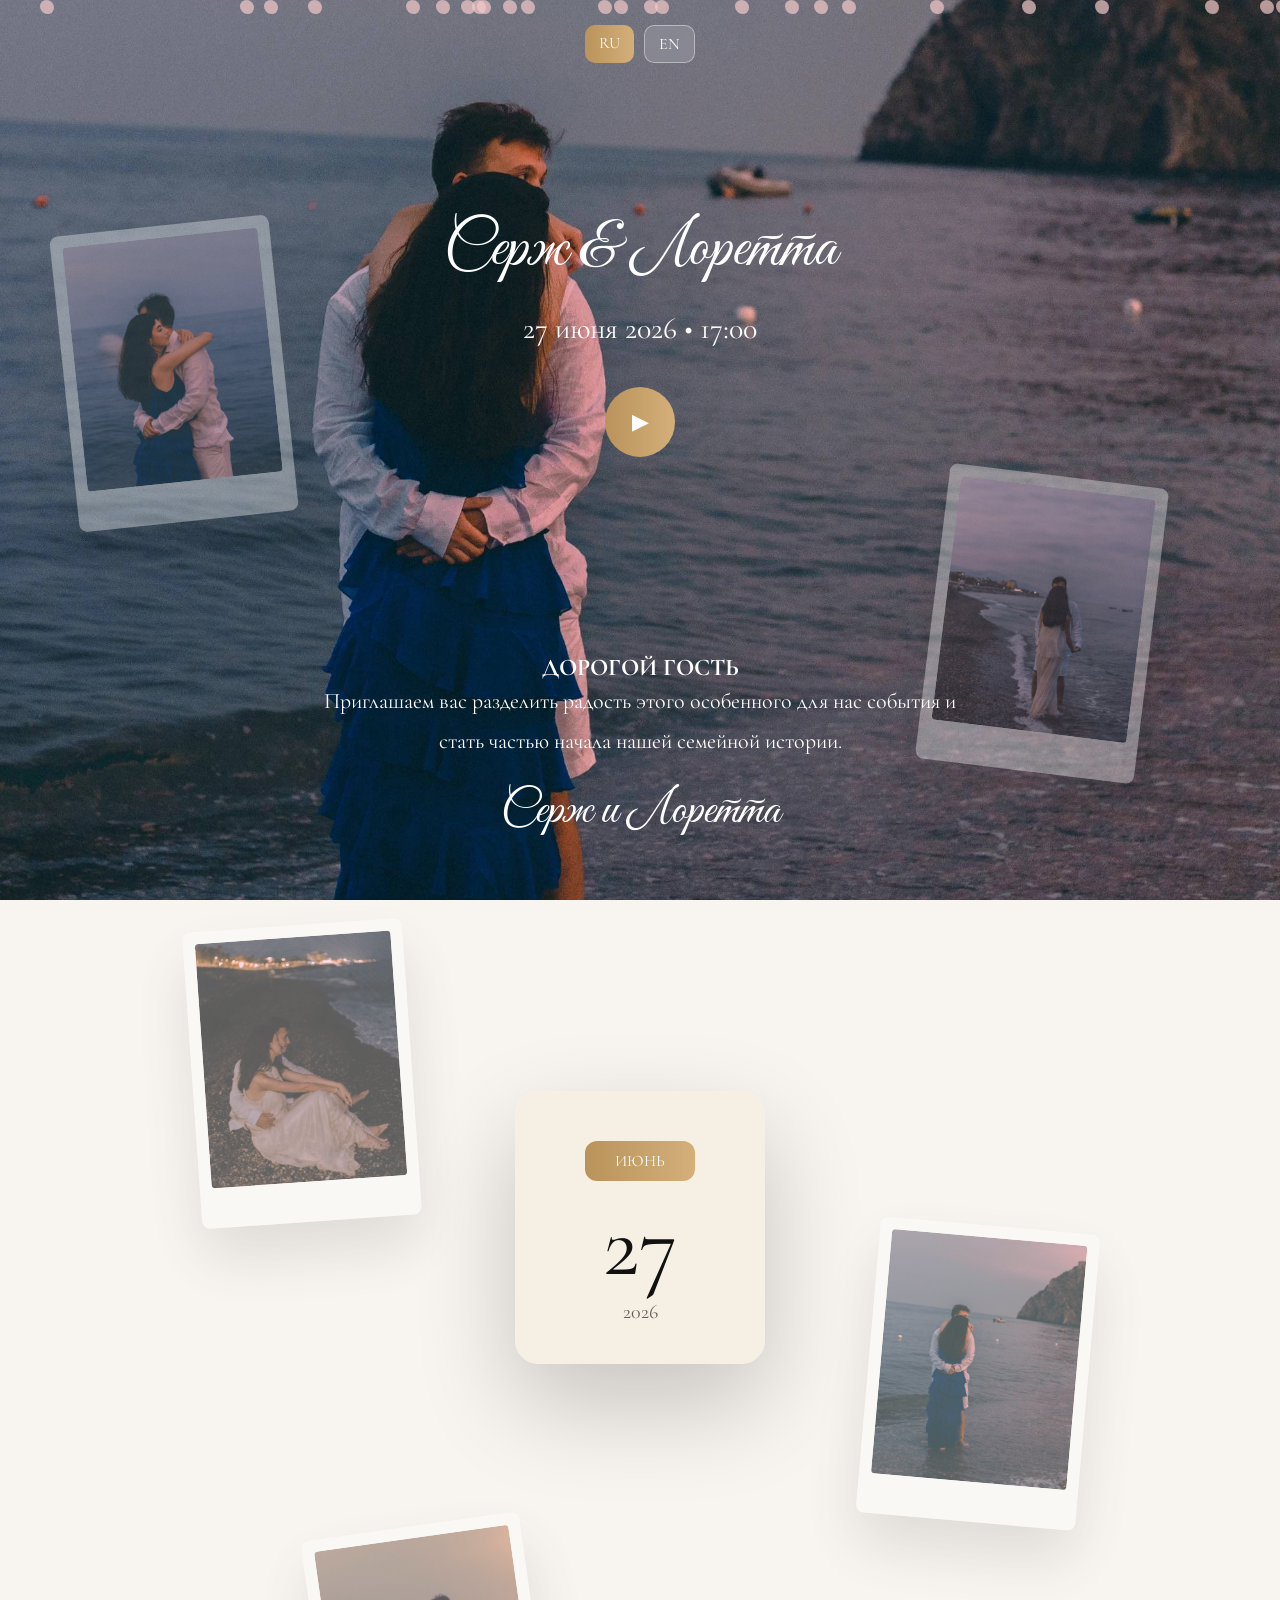
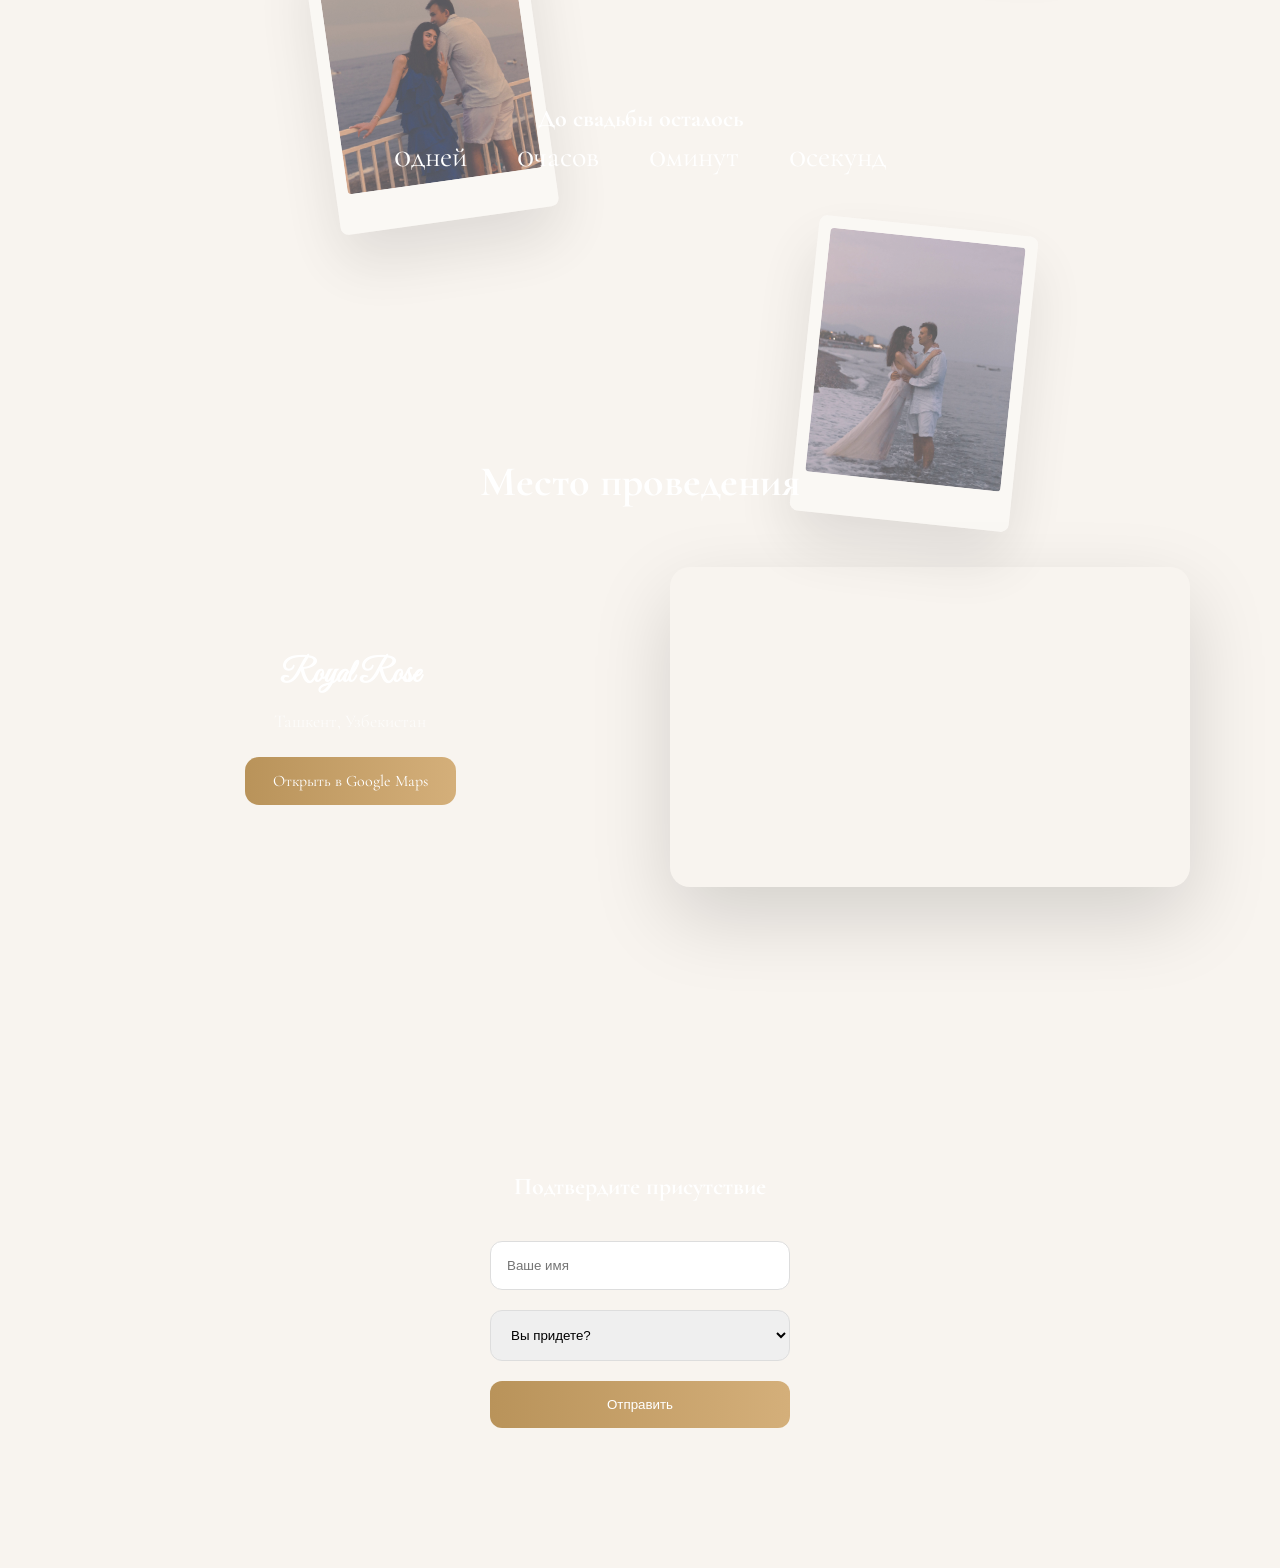
<file: index.html>
<!doctype html>
<html lang="ru">
  <head>
    <meta charset="UTF-8" />
    <meta name="viewport" content="width=device-width, initial-scale=1.0" />
    <title>Свадьба Сержа и Лоретты</title>

    <link rel="icon" href="img/ring.png" />

    <link
      href="https://fonts.googleapis.com/css2?family=Cormorant+Garamond:wght@300;400;600;700&family=Great+Vibes&display=swap"
      rel="stylesheet"
    />
    <link rel="stylesheet" href="style.css" />
  </head>

  <body>
    <!-- LANGUAGE -->
    <div class="lang-switch">
      <a href="index.html" class="active">RU</a>
      <a href="index-en.html">EN</a>
    </div>

    <div class="heroBg"></div>
    <div class="petals"></div>

    <section class="hero">
      <h1 class="fade-up">Серж & Лоретта</h1>
      <p class="date fade-up delay-1">27 июня 2026 • 17:00</p>

      <div class="music-center fade-up delay-2">
        <audio id="bgMusic">
          <source src="assets/audio/track_1.m4a" type="audio/mp4" />
        </audio>
        <button id="playPause" class="music-btn" type="button">▶</button>
      </div>
    </section>

    <section class="invitation">
      <h2 class="fade-up">ДОРОГОЙ ГОСТЬ</h2>
      <p class="fade-up delay-1">
        Приглашаем вас разделить радость этого особенного для нас события и
        стать частью начала нашей семейной истории.
      </p>
      <div class="sign fade-up delay-2">Серж и Лоретта</div>
    </section>

    <!-- Фото -->
    <div class="photo-layer">
      <div class="polaroid p1"><img src="img/photo_1.jpg" alt="Фото 1" /></div>
      <div class="polaroid p2"><img src="img/photo_2.jpg" alt="Фото 2" /></div>
      <div class="polaroid p3"><img src="img/photo_3.jpg" alt="Фото 3" /></div>
      <div class="polaroid p4"><img src="img/photo_4.jpg" alt="Фото 4" /></div>
      <div class="polaroid p5"><img src="img/photo_5.jpg" alt="Фото 5" /></div>
      <div class="polaroid p6"><img src="img/photo_6.jpg" alt="Фото 6" /></div>
    </div>

    <section class="calendar-section">
      <div class="calendar fade-scale">
        <div class="calendar-top">ИЮНЬ</div>
        <div class="calendar-day">27</div>
        <div class="calendar-year">2026</div>
      </div>
    </section>

    <section class="countdown">
      <h2 class="fade-up">До свадьбы осталось</h2>
      <div class="timer fade-up delay-1">
        <div><span id="days">0</span><small>дней</small></div>
        <div><span id="hours">0</span><small>часов</small></div>
        <div><span id="minutes">0</span><small>минут</small></div>
        <div><span id="seconds">0</span><small>секунд</small></div>
      </div>
    </section>

    <section class="location">
      <h2 class="fade-up">Место проведения</h2>

      <div class="location-box fade-up delay-1">
        <div class="location-info">
          <h3>Royal Rose</h3>
          <p>Ташкент, Узбекистан</p>
          <a
            href="https://www.google.com/maps/search/Royal+Rose+Tashkent"
            target="_blank"
            class="map-btn"
          >
            Открыть в Google Maps
          </a>
        </div>

        <div class="map">
          <iframe
            src="https://www.google.com/maps?q=Royal+Rose+Tashkent&output=embed"
            loading="lazy"
            allowfullscreen
          ></iframe>
        </div>
      </div>
    </section>

    <section class="rsvp">
      <h2>Подтвердите присутствие</h2>

      <form action="https://formsubmit.co/lorap989@gmail.com" method="POST">
        <input type="hidden" name="_captcha" value="false" />
        <input
          type="hidden"
          name="_subject"
          value="Ответ на приглашение 💍"
        />
        <input
          type="hidden"
          name="_next"
          value="https://loren25-p.github.io/Lora-Serjik/"
        />

        <input type="hidden" name="_cc" value="mikhailpetrosyan@gmail.com" />

        <input type="text" name="Имя" placeholder="Ваше имя" required />

        <select name="Ответ" required>
          <option value="" disabled selected>Вы придете?</option>
          <option value="Да, с радостью!">Да, с радостью!</option>
          <option value="К сожалению, нет">К сожалению, нет</option>
        </select>

        <button type="submit">Отправить</button>
      </form>
    </section>

    <script src="script.js"></script>
  </body>
</html>
</file>
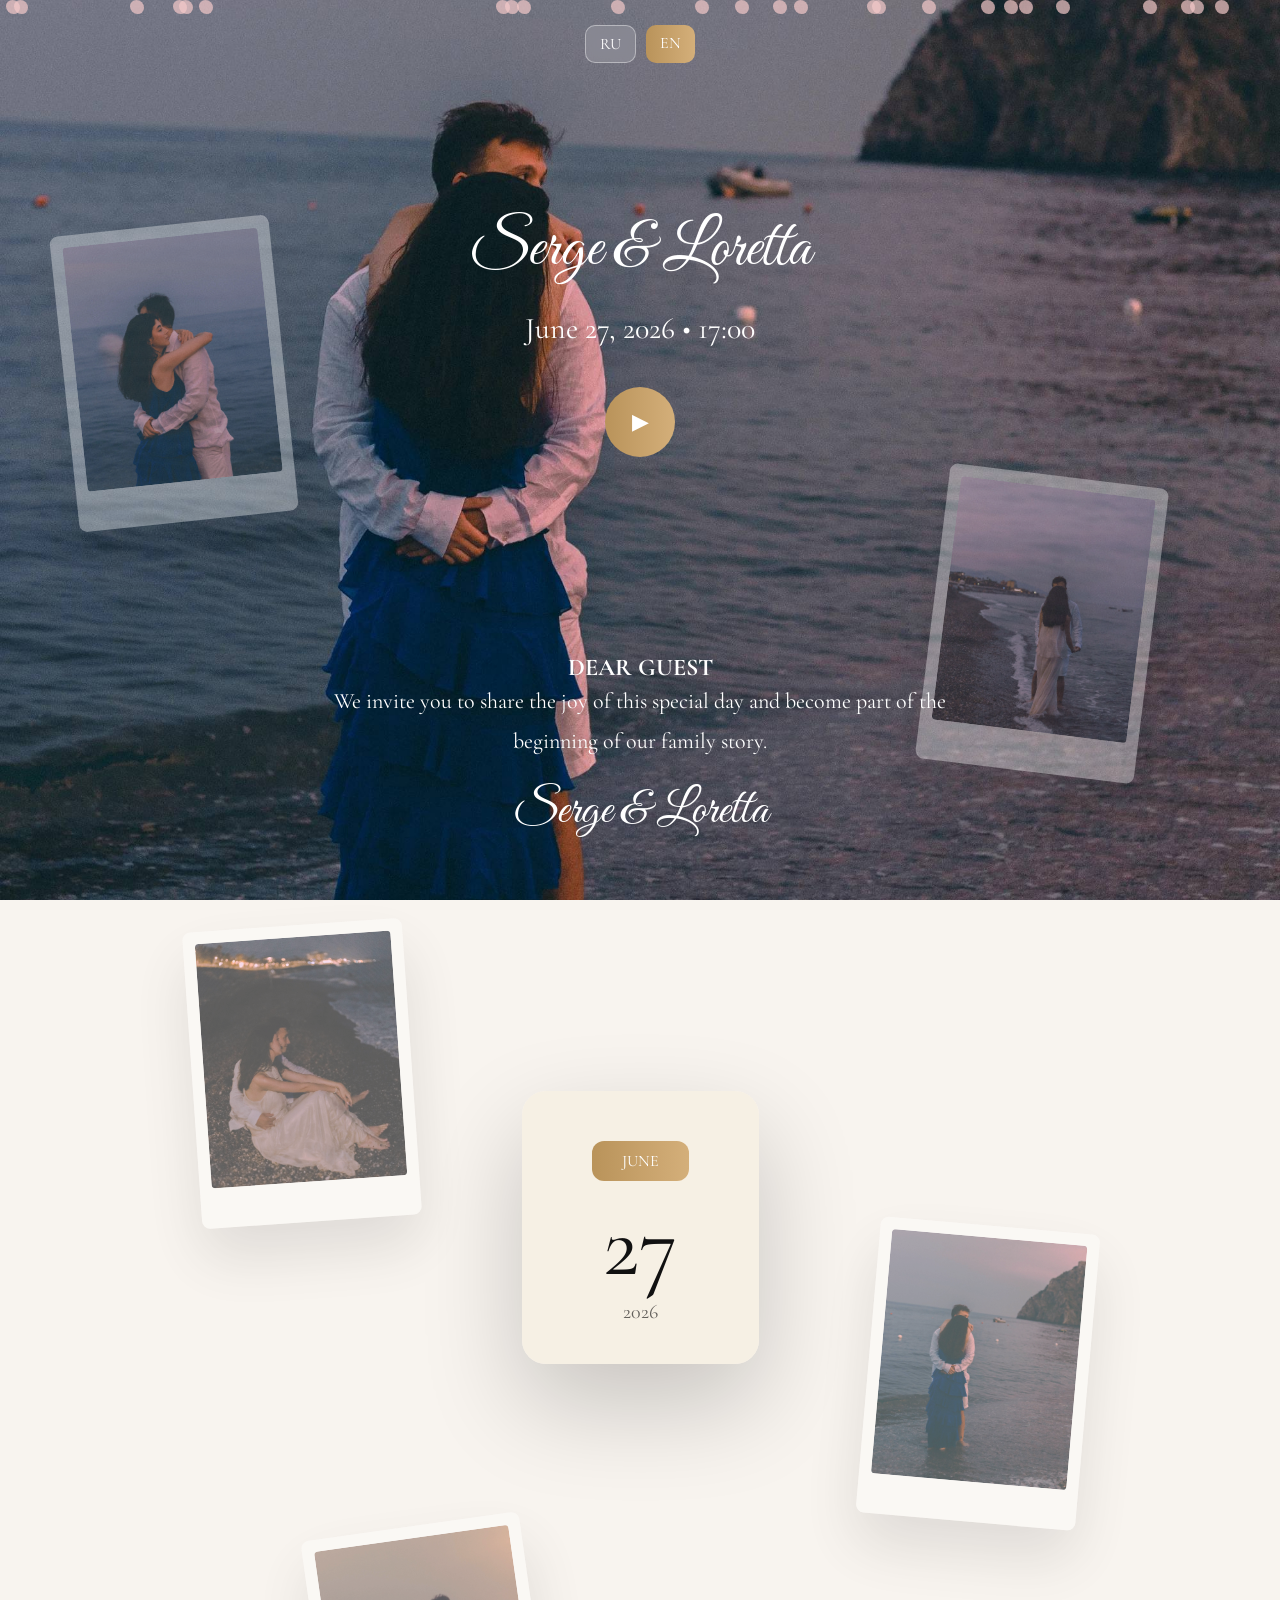
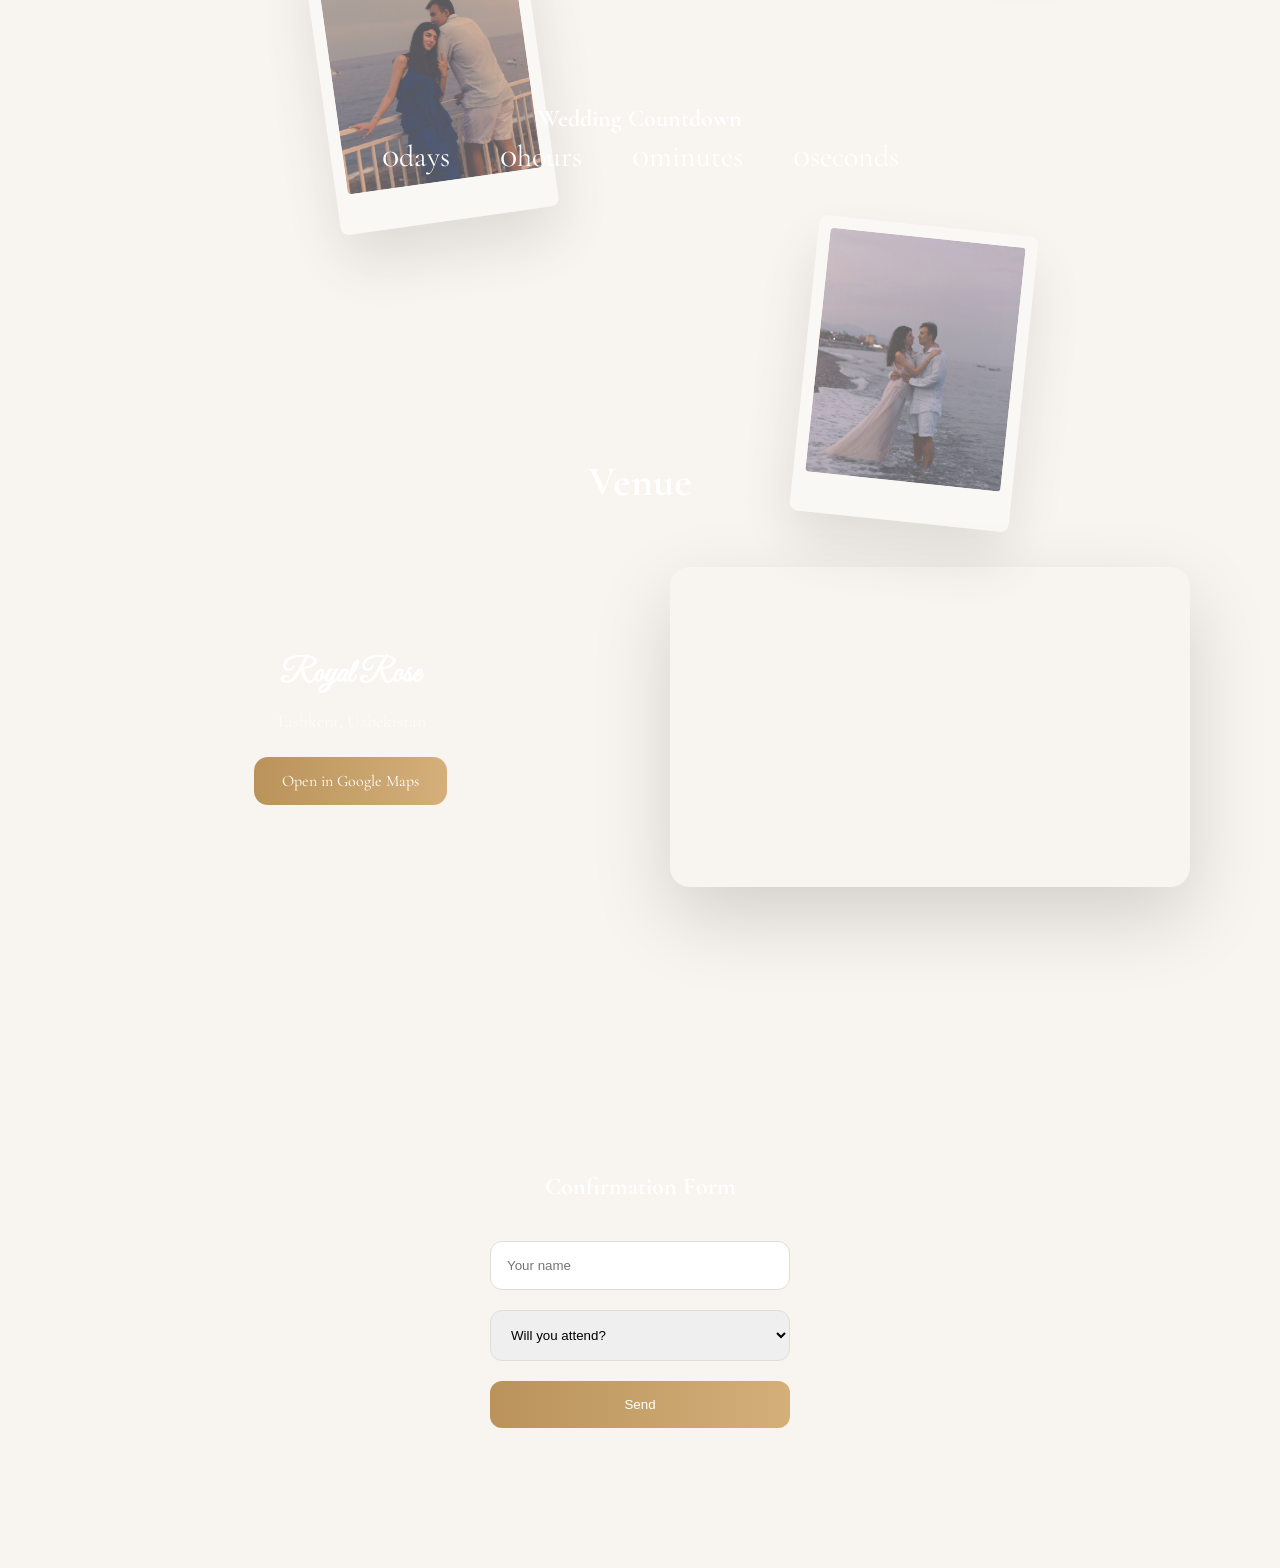
<file: index-en.html>
<!doctype html>
<html lang="en">
  <head>
    <meta charset="UTF-8" />
    <meta name="viewport" content="width=device-width, initial-scale=1.0" />
    <title>Serge & Loretta Wedding</title>

    <link rel="icon" href="img/ring.png" />
    <link
      href="https://fonts.googleapis.com/css2?family=Cormorant+Garamond:wght@300;400;600;700&family=Great+Vibes&display=swap"
      rel="stylesheet"
    />
    <link rel="stylesheet" href="style.css" />
  </head>

  <body>
    <div class="lang-switch">
      <a href="index.html">RU</a>
      <a href="index-en.html" class="active">EN</a>
    </div>

    <div class="heroBg"></div>
    <div class="petals"></div>

    <section class="hero">
      <h1 class="fade-up">Serge & Loretta</h1>
      <p class="date fade-up delay-1">June 27, 2026 • 17:00</p>

      <div class="music-center fade-up delay-2">
        <audio id="bgMusic">
          <source src="assets/audio/track_1.m4a" type="audio/mp4" />
        </audio>
        <button id="playPause" class="music-btn" type="button">▶</button>
      </div>
    </section>

    <section class="invitation">
      <h2 class="fade-up">DEAR GUEST</h2>
      <p class="fade-up delay-1">
        We invite you to share the joy of this special day and become part of
        the beginning of our family story.
      </p>
      <div class="sign fade-up delay-2">Serge & Loretta</div>
    </section>

    <div class="photo-layer">
      <div class="polaroid p1"><img src="img/photo_1.jpg" alt="Photo 1" /></div>
      <div class="polaroid p2"><img src="img/photo_2.jpg" alt="Photo 2" /></div>
      <div class="polaroid p3"><img src="img/photo_3.jpg" alt="Photo 3" /></div>
      <div class="polaroid p4"><img src="img/photo_4.jpg" alt="Photo 4" /></div>
      <div class="polaroid p5"><img src="img/photo_5.jpg" alt="Photo 5" /></div>
      <div class="polaroid p6"><img src="img/photo_6.jpg" alt="Photo 6" /></div>
    </div>

    <section class="calendar-section">
      <div class="calendar fade-scale">
        <div class="calendar-top">JUNE</div>
        <div class="calendar-day">27</div>
        <div class="calendar-year">2026</div>
      </div>
    </section>

    <section class="countdown">
      <h2 class="fade-up">Wedding Countdown</h2>
      <div class="timer fade-up delay-1">
        <div><span id="days">0</span><small>days</small></div>
        <div><span id="hours">0</span><small>hours</small></div>
        <div><span id="minutes">0</span><small>minutes</small></div>
        <div><span id="seconds">0</span><small>seconds</small></div>
      </div>
    </section>

    <section class="location">
      <h2 class="fade-up">Venue</h2>

      <div class="location-box fade-up delay-1">
        <div class="location-info">
          <h3>Royal Rose</h3>
          <p>Tashkent, Uzbekistan</p>
          <a
            href="https://www.google.com/maps/search/Royal+Rose+Tashkent"
            target="_blank"
            class="map-btn"
          >
            Open in Google Maps
          </a>
        </div>

        <div class="map">
          <iframe
            src="https://www.google.com/maps?q=Royal+Rose+Tashkent&output=embed"
            loading="lazy"
            allowfullscreen
          ></iframe>
        </div>
      </div>
    </section>

    <section class="rsvp">
      <h2>Confirmation Form</h2>

      <form action="https://formsubmit.co/lorap989@gmail.com" method="POST">
        <input type="hidden" name="_captcha" value="false" />
        <input type="hidden" name="_subject" value="Wedding RSVP 💍" />
        <input
          type="hidden"
          name="_next"
          value="https://loren25-p.github.io/Lora-Serjik/"
        />

        <input type="hidden" name="_cc" value="mikhailpetrosyan@gmail.com" />

        <input type="text" name="Name" placeholder="Your name" required />

        <select name="Response" required>
          <option value="" disabled selected>Will you attend?</option>
          <option value="Yes, with pleasure!">Yes, with pleasure!</option>
          <option value="Unfortunately, no">Unfortunately, no</option>
        </select>

        <button type="submit">Send</button>
      </form>
    </section>

    <script src="script.js"></script>
  </body>
</html>
</file>
<file: style.css>
* {
  margin: 0;
  padding: 0;
  box-sizing: border-box;
}

body {
  font-family: "Cormorant Garamond", serif;
  background: #f8f4ef;
  color: #ffffff;
  overflow-x: hidden;
  position: relative;
}

/* language */

.lang-switch {
  margin-top: 25px;
  display: flex;
  gap: 10px;
  justify-content: center;
}

.lang-switch a {
  padding: 8px 14px;
  border-radius: 10px;
  border: 1px solid rgba(255,255,255,0.4);
  background: rgba(255,255,255,0.15);
  color: white;
  text-decoration: none;
  backdrop-filter: blur(4px);
}

.lang-switch a.active {
  background: linear-gradient(90deg, #b9935a, #d4af7a);
  border: none;
}


.lang-switch {
  margin-top: 25px;
  display: flex;
  gap: 10px;
  justify-content: center;
  position: relative;
  z-index: 3;
}

.lang-switch a {
  padding: 8px 14px;
  border-radius: 10px;
  border: 1px solid rgba(255, 255, 255, 0.4);
  background: rgba(255, 255, 255, 0.15);
  color: white;
  text-decoration: none;
  backdrop-filter: blur(4px);
  transition: 0.3s;
}

.lang-switch a:hover {
  transform: translateY(-2px);
}

.lang-switch a.active {
  background: linear-gradient(90deg, #b9935a, #d4af7a);
  border: none;
}

.lang-switch a.active {
  background: linear-gradient(90deg, #b9935a, #d4af7a);
  border: none;
}


/* language */

/* ЛЕПЕСТКИ */
.petals {
  position: fixed;
  inset: 0;
  pointer-events: none;
  z-index: 0;
}
.petal {
  position: absolute;
  width: 14px;
  height: 14px;
  background: #f3c9c9;
  border-radius: 50% 60% 50% 60%;
  opacity: 0.7;
  animation: fall linear infinite;
}
@keyframes fall {
  from {
    transform: translateY(-10vh) rotate(0);
  }
  to {
    transform: translateY(110vh) rotate(360deg);
  }
}

/* АНИМАЦИИ */
.fade-up {
  opacity: 0;
  transform: translateY(40px);
  transition: 1s ease;
}
.fade-up.visible {
  opacity: 1;
  transform: translateY(0);
}
.delay-1 {
  transition-delay: 0.2s;
}
.delay-2 {
  transition-delay: 0.4s;
}

.fade-scale {
  opacity: 0;
  transform: scale(0.8);
  transition: 1s ease;
}
.fade-scale.visible {
  opacity: 1;
  transform: scale(1);
}

/* HERO */

.heroBg {
  position: fixed;
  inset: 0;
  z-index: -1;
  background: url(img/photo_4.jpg);
  background-size: cover;
  background-position: center;
  /* opacity: 0.9; */
}

.hero {
  height: 60vh;
  display: flex;
  flex-direction: column;
  justify-content: center;
  align-items: center;
  text-align: center;
  position: relative;
  z-index: 2;
}
.hero h1 {
  font-size: 64px;
  font-weight: 300;
  font-family: "Great Vibes", cursive;
}
.date {
  margin-top: 20px;
  font-size: 30px;
  opacity: 0.7;
}

.music-center {
  margin-top: 40px;
}
.music-btn {
  width: 70px;
  height: 70px;
  border-radius: 50%;
  border: none;
  background: linear-gradient(90deg, #b9935a, #d4af7a);
  color: white;
  font-size: 22px;
  cursor: pointer;
}

/* INVITATION */
.invitation {
  max-width: 650px;
  margin: 50px auto;
  text-align: center;
  position: relative;
  z-index: 2;
}
.invitation p {
  font-size: 22px;
  line-height: 1.8;
}
.sign {
  font-family: "Great Vibes", cursive;
  font-size: 48px;
  margin-top: 20px;
}

/* ХАОТИЧНЫЕ ФОТО */
.photo-layer {
  position: absolute;
  inset: 0;
  z-index: 1;
  pointer-events: none;
}
.polaroid {
  position: absolute;
  width: 220px;
  background: rgba(255, 255, 255, 0.485);
  padding: 12px 12px 35px;
  border-radius: 8px;
  box-shadow: 0 30px 60px rgba(0, 0, 0, 0.15);
  opacity: 0.7;
}
.polaroid img {
  width: 100%;
  border-radius: 4px;
}

/* p {
  font-family: "Great Vibes", cursive;
} */
/* h2 {
  font-family: "Great Vibes", cursive;
} */

.p1 {
  top: 200px;
  left: 5%;
  transform: rotate(-6deg);
}
.p2 {
  top: 450px;
  right: 10%;
  transform: rotate(7deg);
}
.p3 {
  top: 900px;
  left: 15%;
  transform: rotate(-4deg);
}
.p4 {
  top: 1200px;
  right: 15%;
  transform: rotate(5deg);
}
.p5 {
  top: 1500px;
  left: 25%;
  transform: rotate(-8deg);
}
.p6 {
  top: 1800px;
  right: 20%;
  transform: rotate(6deg);
}

/* КАЛЕНДАРЬ */
.calendar-section {
  padding: 200px 20px;
  text-align: center;
  position: relative;
  z-index: 2;
}
.calendar {
  display: inline-block;
  background: rgba(246, 239, 227, 0.875);
  padding: 40px 70px;
  border-radius: 24px;
  box-shadow: 0 40px 100px rgba(0, 0, 0, 0.2);
}
.calendar-top {
  background: linear-gradient(90deg, #b9935a, #d4af7a);
  color: rgb(255, 255, 255);
  padding: 10px 30px;
  margin-bottom: 20px;
  border-radius: 12px;
  margin: 10px 0;
}
.calendar-day {
  font-size: 90px;
  color: #111111;
}
.calendar-year {
  opacity: 0.6;
  font-size: 20px;
  color: #000000;
}

/* COUNTDOWN */
.countdown {
  padding: 140px 20px;
  text-align: center;
  position: relative;
  z-index: 2;
}
.timer {
  display: flex;
  justify-content: center;
  gap: 50px;
  flex-wrap: wrap;
  font-size: 36px;
}

/* RSVP */
.rsvp {
  padding: 140px 0px;
  text-align: center;
  position: relative;
  z-index: 2;
}
.rsvp form {
  max-width: 300px;
  margin: 40px auto 0;
  display: flex;
  flex-direction: column;
  gap: 20px;
}
input,
select {
  padding: 16px;
  border-radius: 12px;
  border: 1px solid #ddd;
}
button {
  padding: 16px;
  border-radius: 12px;
  border: none;
  background: linear-gradient(90deg, #b9935a, #d4af7a);
  color: white;
  cursor: pointer;
}

/* ================= LOCATION ================= */

.location {
  padding: 140px 20px;
  text-align: center;
  position: relative;
  z-index: 2;
}

.location h2 {
  font-size: 42px;
  margin-bottom: 60px;
}

.location-box {
  max-width: 1100px;
  margin: 0 auto;
  display: flex;
  gap: 60px;
  align-items: center;
  justify-content: center;
  flex-wrap: wrap;
}

.location-info {
  flex: 1;
  min-width: 280px;
  text-align: center;
}

.location-info h3 {
  font-family: "Great Vibes", cursive;

  font-size: 32px;
  margin-bottom: 15px;
}

.location-info p {
  font-size: 18px;
  margin-bottom: 25px;
  opacity: 0.7;
}

.map-btn {
  display: inline-block;
  padding: 14px 28px;
  border-radius: 14px;
  text-decoration: none;
  background: linear-gradient(90deg, #b9935a, #d4af7a);
  color: white;
  transition: 0.3s;
}

.map-btn:hover {
  transform: translateY(-3px);
}

.map {
  flex: 1;
  min-width: 300px;
}

.map iframe {
  width: 100%;
  height: 320px;
  border: none;
  border-radius: 20px;
  box-shadow: 0 30px 80px rgba(0, 0, 0, 0.15);
}

/* MOBILE */

@media (max-width: 900px) {
  .location h2 {
    font-size: 30px;
  }

  .location-box {
    flex-direction: column;
    gap: 40px;
  }

  .location-info {
    display: flex;
    flex-direction: column;
    align-items: center;
    text-align: center;
  }

  .map iframe {
    height: 260px;
  }
}

/* MOBILE */
@media (max-width: 900px) {
  .hero h1 {
    font-size: 56px;
  }
  .polaroid {
    width: 140px;
  }
  .p1 {
    top: 300px;
    left: 5%;
  }
  .p2 {
    top: 600px;
    right: 5%;
  }
  .p3 {
    top: 1050px;
    left: 10%;
  }
  .p4 {
    top: 1300px;
    right: 5%;
  }
  .p5 {
    top: 1600px;
    left: 15%;
  }
  .p6 {
    top: 1900px;
    right: 10%;
  }
  .timer {
    font-size: 26px;
  }
}
</file>
